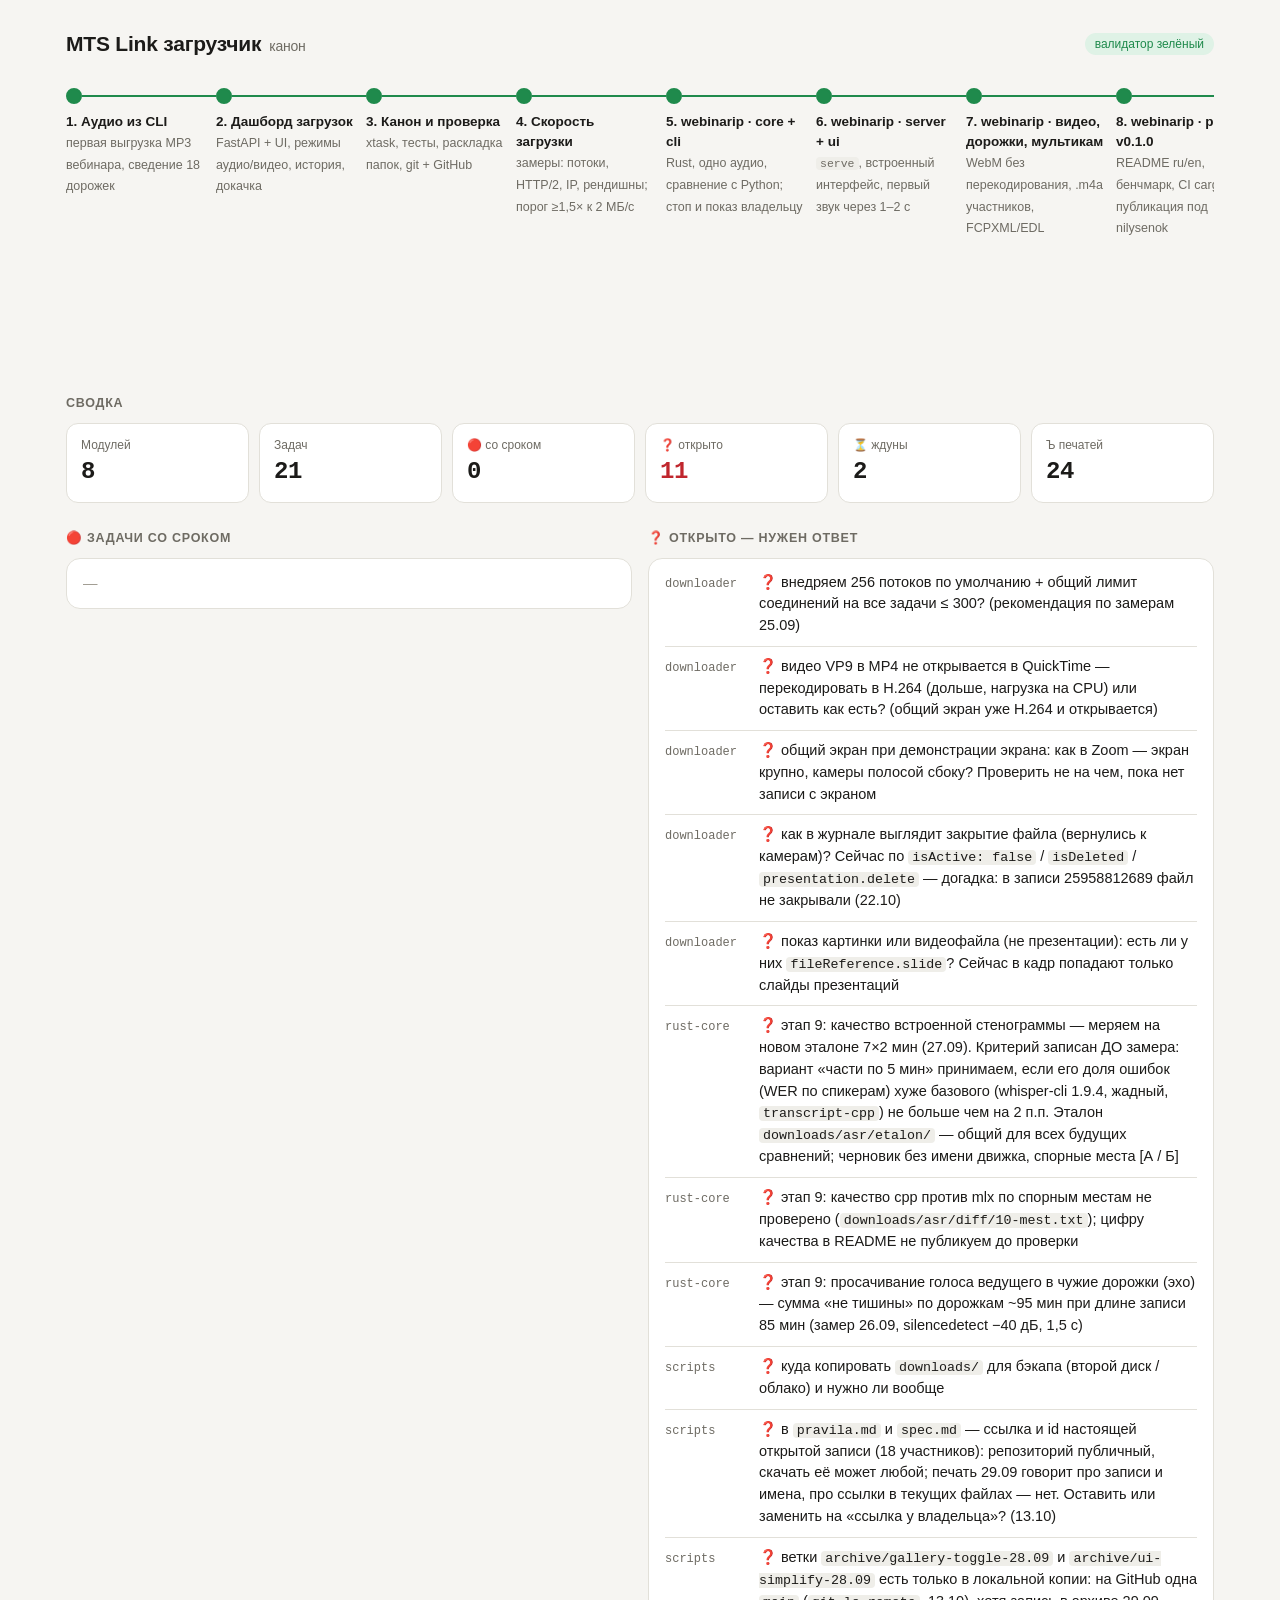
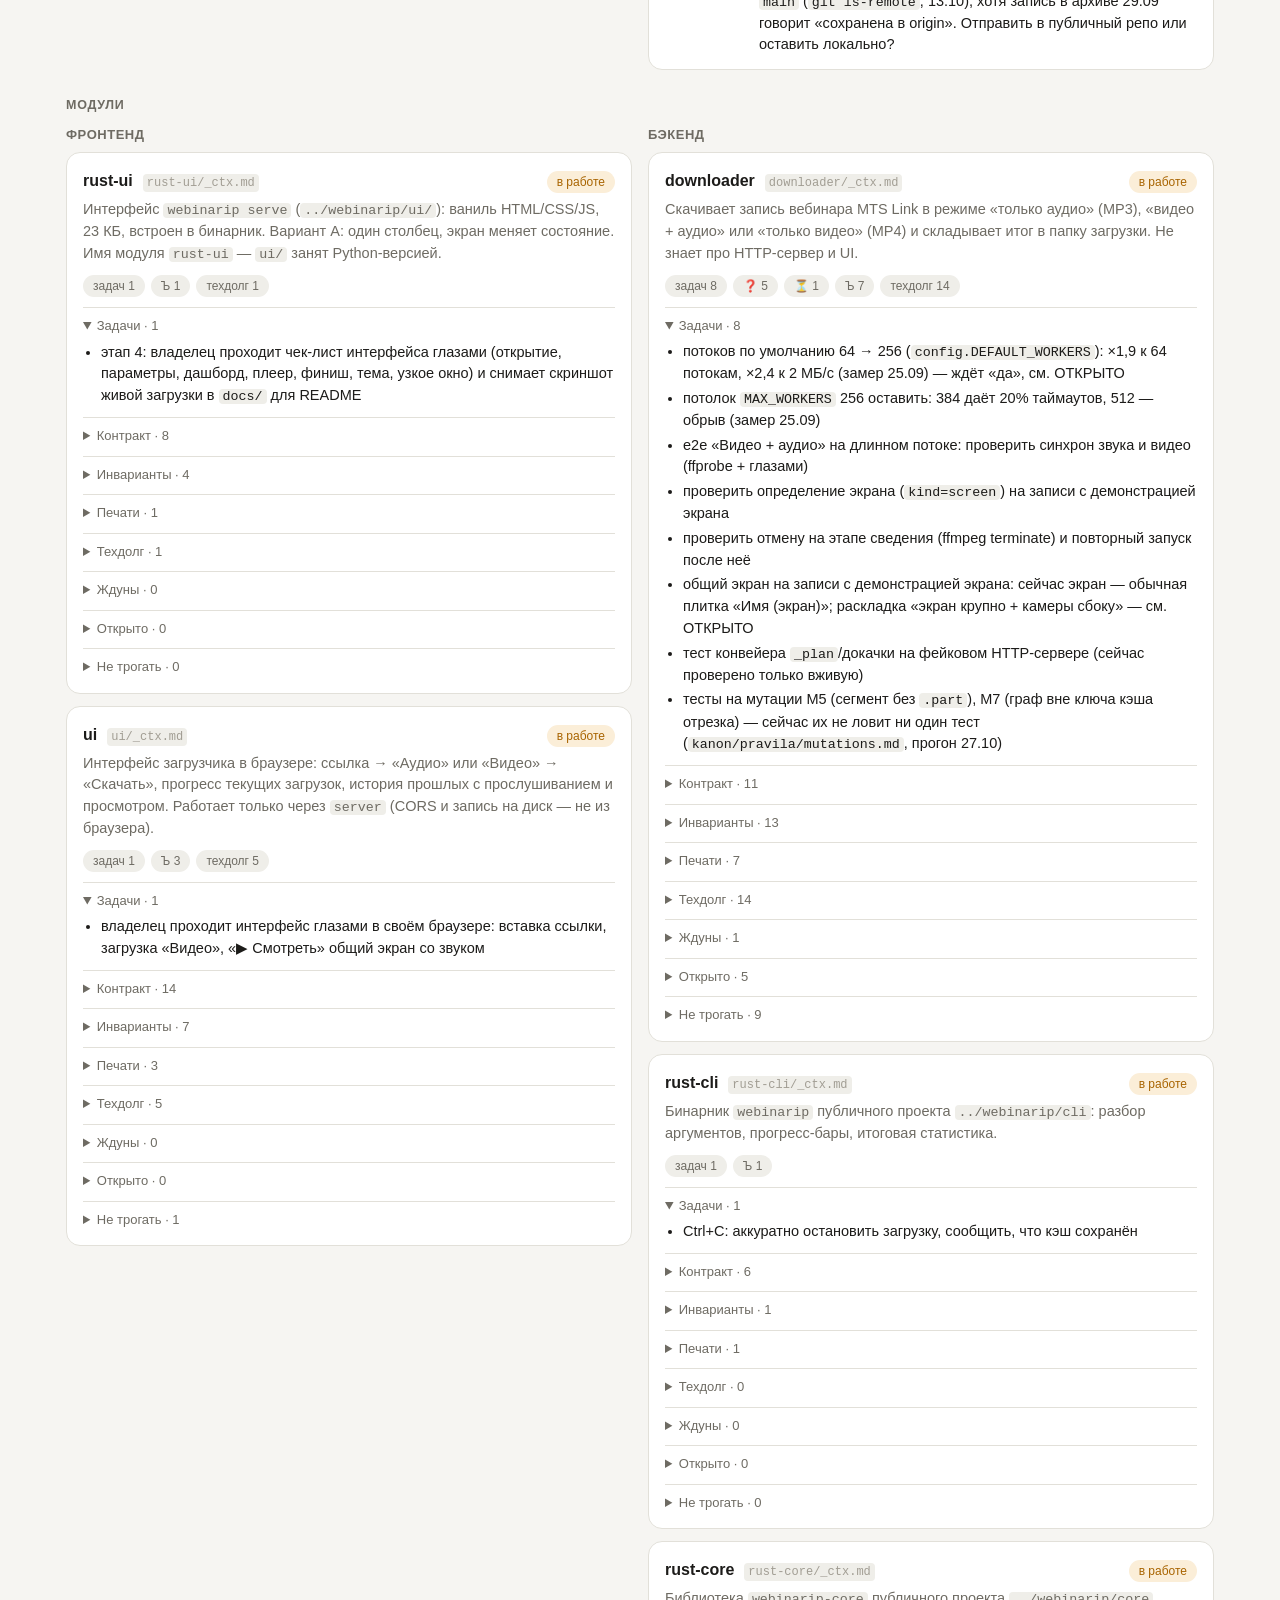
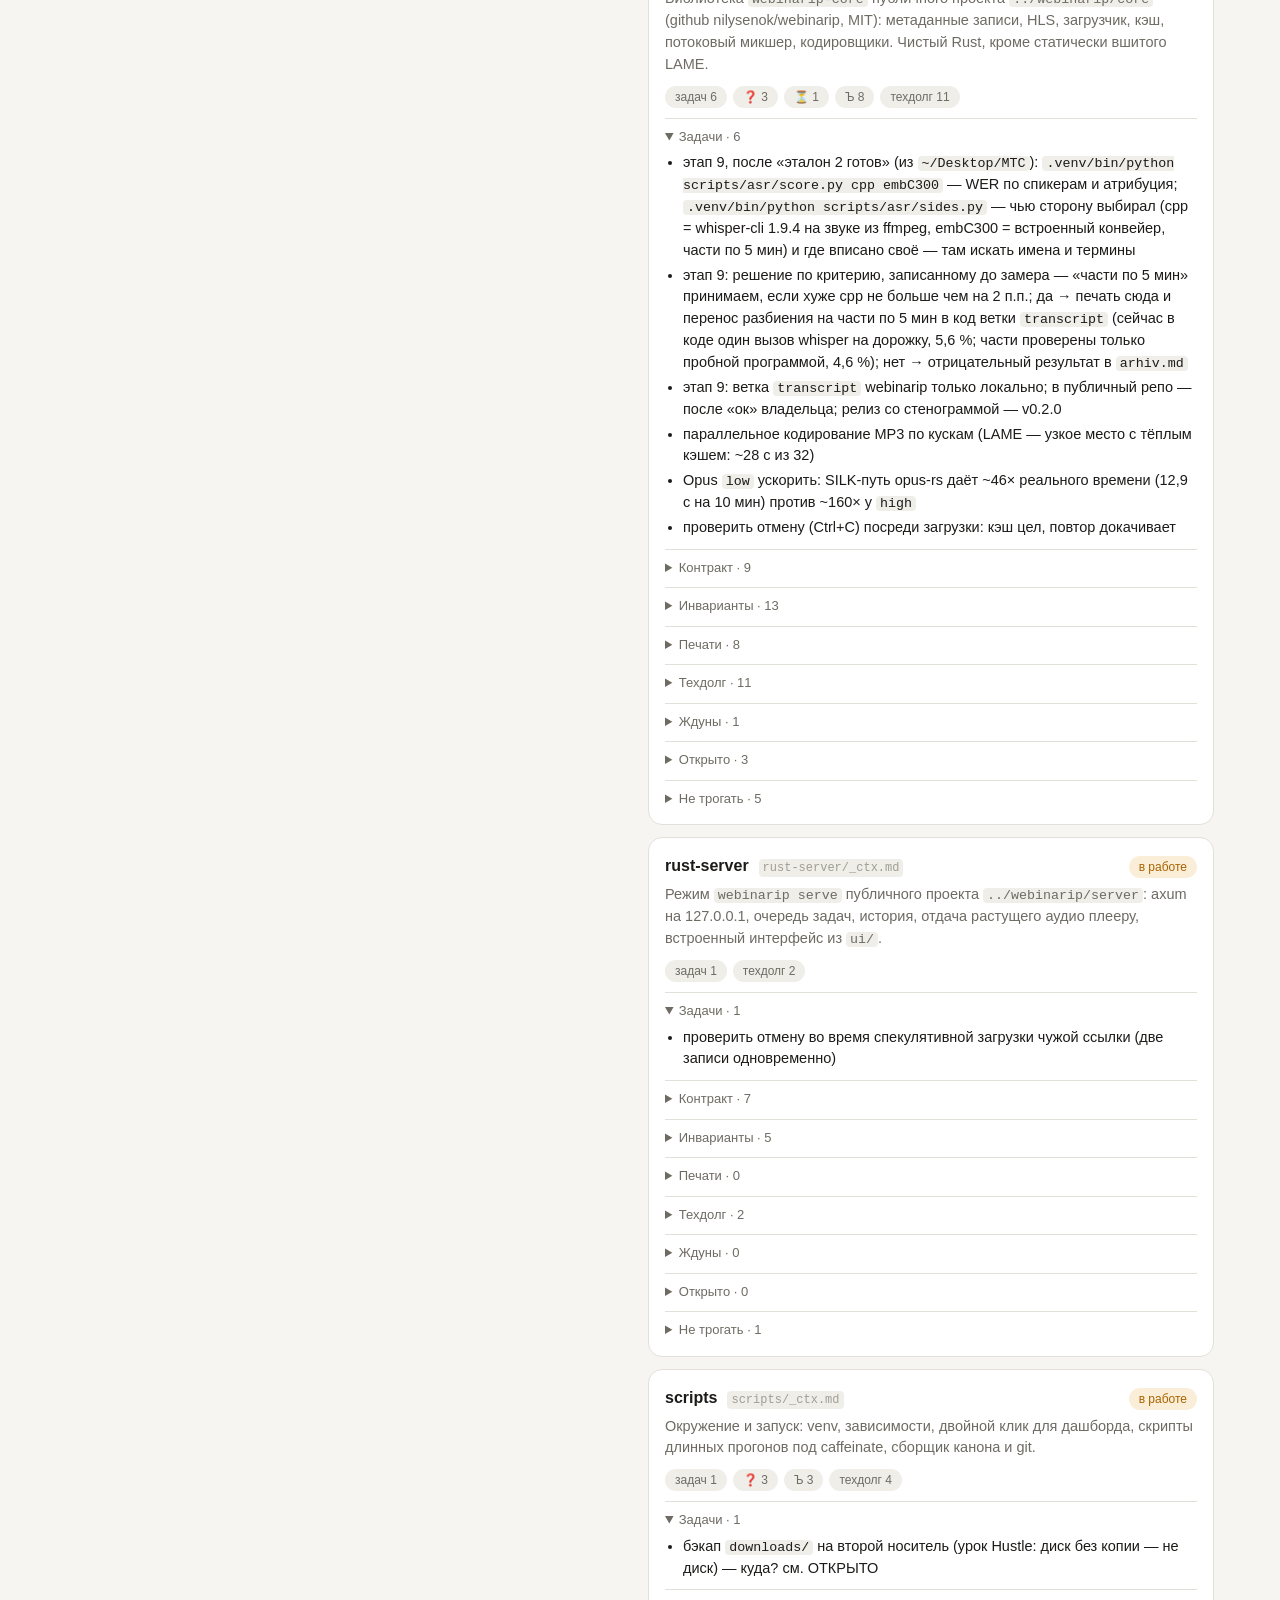
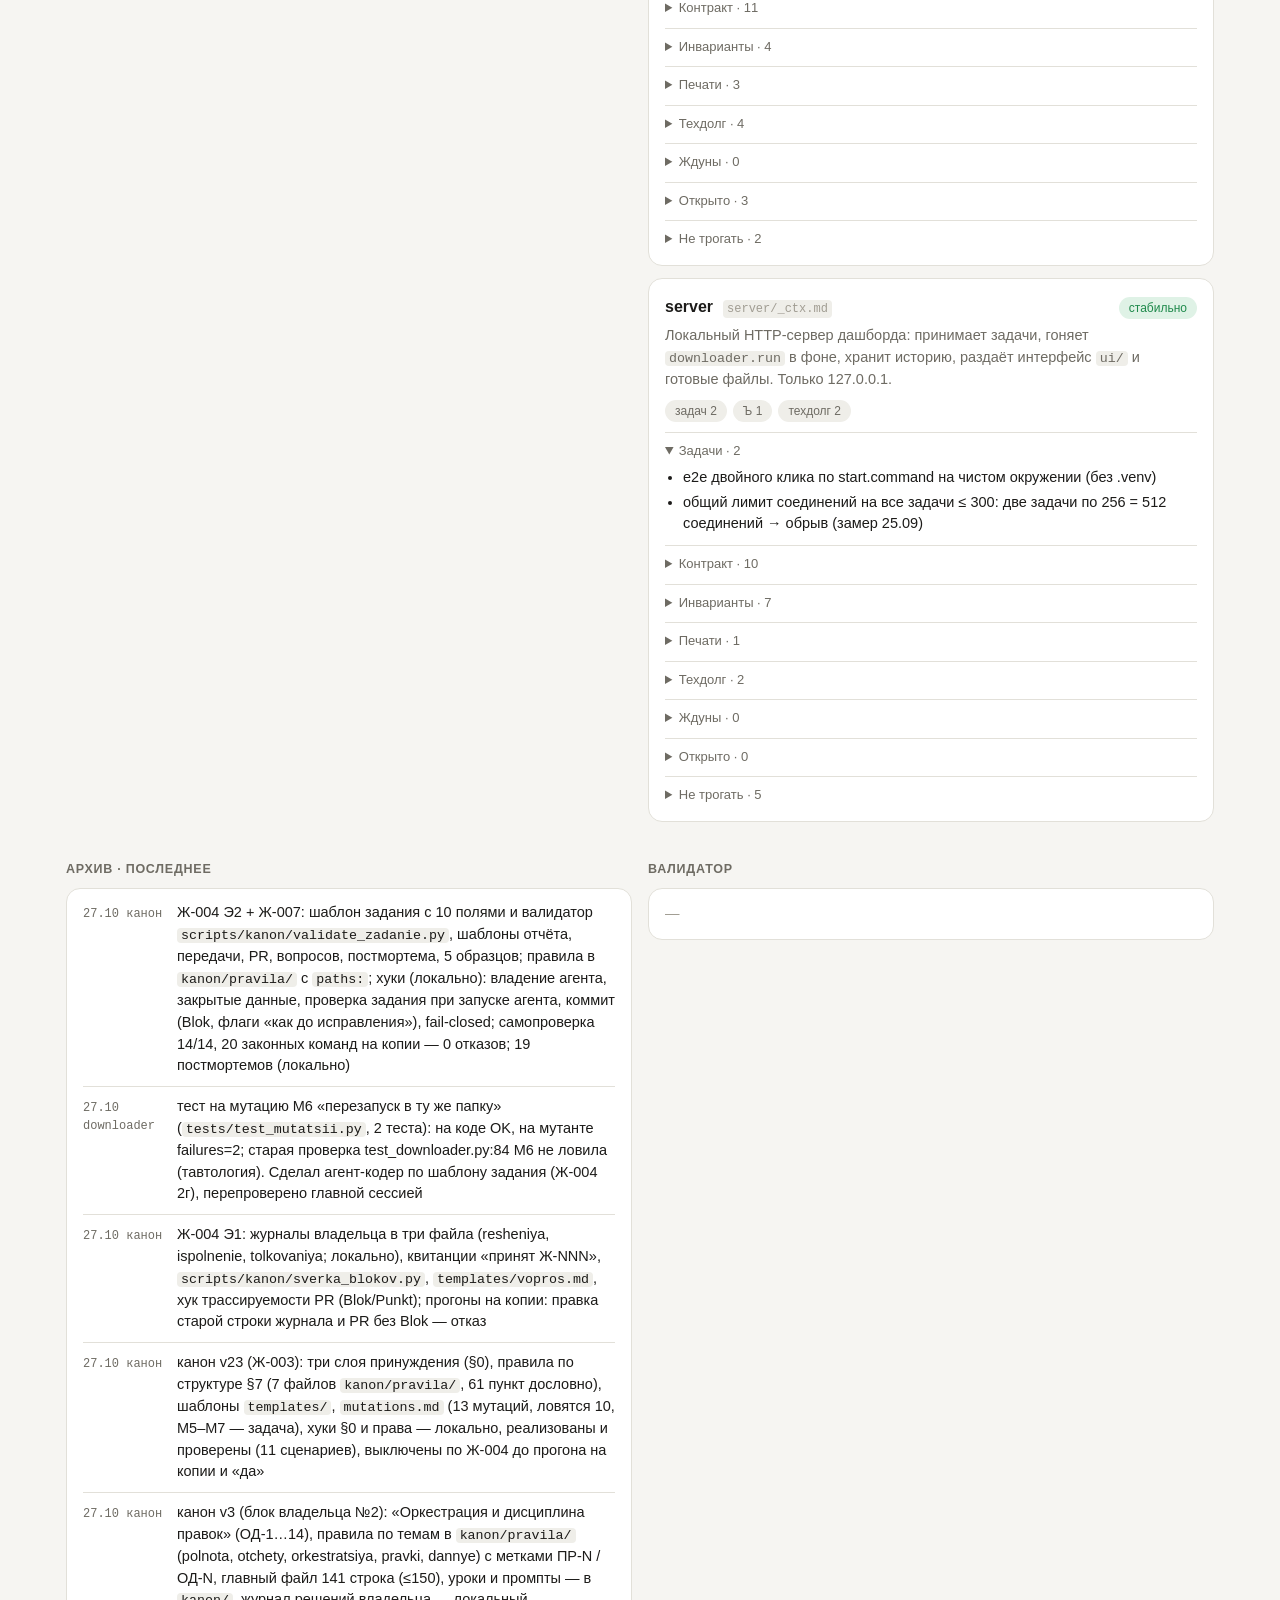
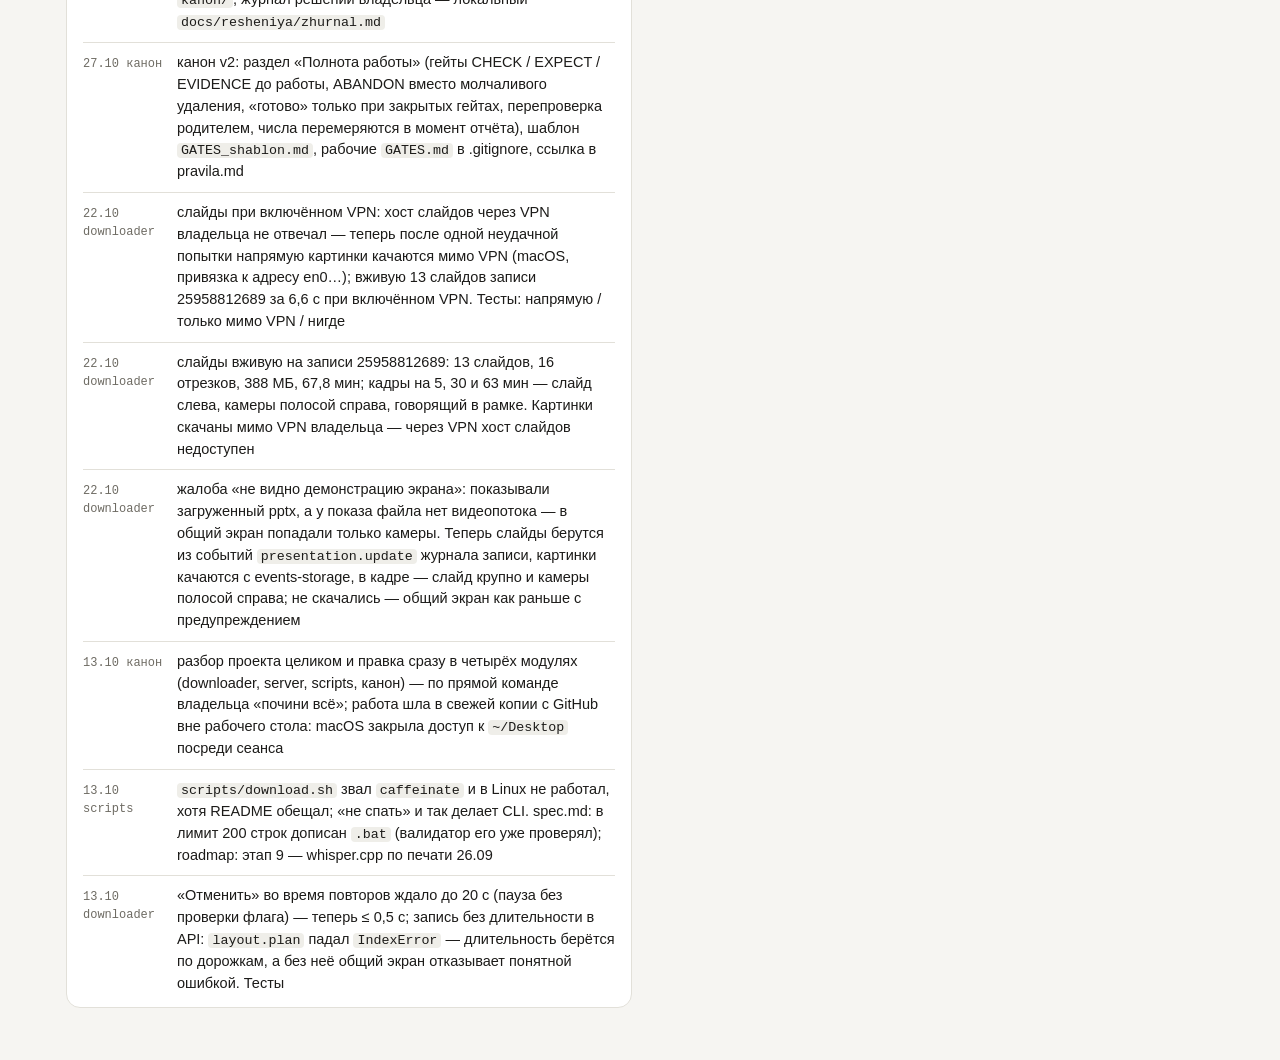
<file: dashboard.html>
<!doctype html>
<html lang="ru">
<head>
<meta charset="utf-8">
<meta name="viewport" content="width=device-width, initial-scale=1">
<title>Канон проекта</title>
<!-- Собирается `python xtask.py` из md. Руками не править: правим _ctx.md и пересобираем. -->
<style>
:root { --bg:#f6f5f2; --surface:#fff; --surface-2:#efeee9; --border:#e2e0d9; --text:#1c1b19; --muted:#6e6b63; --faint:#a19d93;
  --accent:#e3262f; --accent-soft:#fbe3e4; --ok:#1f8a4c; --ok-soft:#dff2e6; --warn:#a86400; --warn-soft:#fbeed8; --err:#c0262d; --err-soft:#fbe3e4;
  --mono:ui-monospace,"SF Mono",Menlo,monospace; }
@media (prefers-color-scheme: dark) { :root:not([data-theme="light"]) { --bg:#131312; --surface:#1c1c1a; --surface-2:#262624; --border:#30302d;
  --text:#efede8; --muted:#9c9990; --faint:#6b6861; --accent:#ff4b53; --accent-soft:#3a1c1e; --ok:#4cc47f; --ok-soft:#173424;
  --warn:#e0a043; --warn-soft:#3a2c14; --err:#ff6b70; --err-soft:#3a1c1e; } }
:root[data-theme="dark"] { --bg:#131312; --surface:#1c1c1a; --surface-2:#262624; --border:#30302d; --text:#efede8; --muted:#9c9990; --faint:#6b6861;
  --accent:#ff4b53; --accent-soft:#3a1c1e; --ok:#4cc47f; --ok-soft:#173424; --warn:#e0a043; --warn-soft:#3a2c14; --err:#ff6b70; --err-soft:#3a1c1e; }
* { box-sizing:border-box; } html,body { margin:0; }
body { background:var(--bg); color:var(--text); font:14.5px/1.5 -apple-system,BlinkMacSystemFont,"Segoe UI",sans-serif; -webkit-font-smoothing:antialiased; }
.wrap { max-width:1180px; margin:0 auto; padding:28px 16px 64px; }
header { display:flex; gap:12px; align-items:center; flex-wrap:wrap; }
h1 { font-size:21px; margin:0; letter-spacing:-.01em; } h1 small { color:var(--muted); font-weight:500; font-size:14px; margin-left:8px; }
.pill { font-size:12px; padding:2px 10px; border-radius:99px; background:var(--surface-2); color:var(--muted); white-space:nowrap; }
.pill.ok { background:var(--ok-soft); color:var(--ok); } .pill.err { background:var(--err-soft); color:var(--err); } .pill.warn { background:var(--warn-soft); color:var(--warn); }
.spacer { flex:1; }
h2 { font-size:12.5px; text-transform:uppercase; letter-spacing:.06em; color:var(--muted); margin:26px 0 10px; font-weight:600; }
.stepper { display:flex; gap:0; margin-top:18px; overflow-x:auto; }
.st { flex:1; min-width:150px; padding:10px 12px 0 0; position:relative; }
.st::before { content:""; position:absolute; top:17px; left:16px; right:0; height:2px; background:var(--border); }
.st:last-child::before { display:none; }
.st .dot { width:16px; height:16px; border-radius:50%; background:var(--surface); border:2px solid var(--border); position:relative; z-index:1; }
.st.готово .dot { background:var(--ok); border-color:var(--ok); } .st.готово::before { background:var(--ok); }
.st.сейчас .dot { background:var(--accent); border-color:var(--accent); box-shadow:0 0 0 4px var(--accent-soft); }
.st b { display:block; font-size:13.5px; margin-top:8px; } .st span { font-size:12.5px; color:var(--muted); }
.st.далее b { color:var(--muted); font-weight:500; }
.tiles { display:grid; grid-template-columns:repeat(6,1fr); gap:10px; }
.tile { background:var(--surface); border:1px solid var(--border); border-radius:12px; padding:12px 14px; }
.tile .k { font-size:12px; color:var(--muted); } .tile .v { font-size:24px; font-weight:650; font-family:var(--mono); letter-spacing:-.02em; }
.tile.hot .v { color:var(--err); }
.layers { display:grid; grid-template-columns:1fr 1fr; gap:16px; }
.layer h3 { font-size:13px; margin:0 0 8px; color:var(--muted); letter-spacing:.04em; }
.mod { background:var(--surface); border:1px solid var(--border); border-radius:14px; padding:16px; margin-bottom:12px; }
.mod-head { display:flex; gap:10px; align-items:baseline; flex-wrap:wrap; } .mod-head b { font-size:16px; }
.mod-head code { font-family:var(--mono); font-size:12px; color:var(--faint); }
.st-стабильно { background:var(--ok-soft); color:var(--ok); } .st-чинится { background:var(--err-soft); color:var(--err); }
.st-в-работе { background:var(--warn-soft); color:var(--warn); }
.purpose { color:var(--muted); margin:6px 0 10px; }
.counts { display:flex; gap:6px; flex-wrap:wrap; }
details { border-top:1px solid var(--border); margin-top:10px; padding-top:8px; }
summary { cursor:pointer; font-size:13px; color:var(--muted); user-select:none; }
ul { margin:6px 0 0; padding-left:18px; } li { margin:3px 0; }
code { font-family:var(--mono); font-size:.92em; background:var(--surface-2); padding:0 4px; border-radius:4px; }
.due { font-family:var(--mono); font-size:12px; padding:0 6px; border-radius:6px; background:var(--surface-2); margin-right:6px; }
.due.late { background:var(--err-soft); color:var(--err); }
.list { background:var(--surface); border:1px solid var(--border); border-radius:14px; padding:4px 16px; }
.row { display:flex; gap:10px; padding:9px 0; border-bottom:1px solid var(--border); align-items:baseline; }
.row:last-child { border-bottom:0; }
.row .m { font-family:var(--mono); font-size:12px; color:var(--muted); min-width:84px; }
.empty { color:var(--faint); padding:10px 0; }
.two { display:grid; grid-template-columns:1fr 1fr; gap:16px; }
.msg.err { color:var(--err); } .msg.warn { color:var(--warn); }
@media (max-width:820px) { .tiles { grid-template-columns:repeat(3,1fr); } .layers, .two { grid-template-columns:1fr; } }
</style>
</head>
<body>
<div class="wrap" id="app"></div>
<script>
const DATA = {"project": "MTS Link загрузчик", "stages": [{"n": 1, "state": "готово", "title": "Аудио из CLI", "desc": "первая выгрузка MP3 вебинара, сведение 18 дорожек"}, {"n": 2, "state": "готово", "title": "Дашборд загрузок", "desc": "FastAPI + UI, режимы аудио/видео, история, докачка"}, {"n": 3, "state": "готово", "title": "Канон и проверка", "desc": "xtask, тесты, раскладка папок, git + GitHub"}, {"n": 4, "state": "готово", "title": "Скорость загрузки", "desc": "замеры: потоки, HTTP/2, IP, рендишны; порог ≥1,5× к 2 МБ/с"}, {"n": 5, "state": "готово", "title": "webinarip · core + cli", "desc": "Rust, одно аудио, сравнение с Python; стоп и показ владельцу"}, {"n": 6, "state": "готово", "title": "webinarip · server + ui", "desc": "`serve`, встроенный интерфейс, первый звук через 1–2 с"}, {"n": 7, "state": "готово", "title": "webinarip · видео, дорожки, мультикам", "desc": "WebM без перекодирования, .m4a участников, FCPXML/EDL"}, {"n": 8, "state": "готово", "title": "webinarip · релиз v0.1.0", "desc": "README ru/en, бенчмарк, CI cargo-dist, публикация под nilysenok"}, {"n": 9, "state": "сейчас", "title": "webinarip · стенограмма с именами спикеров", "desc": "каждая дорожка = человек, whisper.cpp (печать 26.09; в плане был mlx-whisper); сначала разведка и план с критерием остановки; в тестах и README только демо-имена"}], "modules": [{"name": "downloader", "dir": "downloader", "layer": "БЭКЕНД", "purpose": "Скачивает запись вебинара MTS Link в режиме «только аудио» (MP3), «видео + аудио» или «только видео» (MP4) и складывает итог в папку загрузки. Не знает про HTTP-сервер и UI.", "contract": ["- всё, что зависит от ОС, — в `osdeps.py`: `font()` (шрифт с кириллицей: Arial / Arial·Segoe UI / DejaVu·Liberation·Noto, иначе `fc-match`; нет — общий экран без подписей), `filter_path()` (путь для фильтра ffmpeg, `C\\:` экранирован), `Awake` (не спать: caffeinate / SetThreadExecutionState / systemd-inhibit), `reveal()` (Finder / Проводник / xdg-open), `utf8_console()` (вывод в UTF-8 — зовут сервер и CLI при старте)", "- `Job(url, mode, quality, streams, workers, gallery=True)` + `await run(job)` — выполняет задачу; наружу не бросает, итог в `job.status / error / outputs / log`", "- статусы: `queued → meta → download → mix → mux → done | error | cancelled | interrupted`", "- `await analyze(client, url)` → `{sid, title, date, duration, tracks}`; у дорожки `variants`, `has_audio`, `kind`; в `variants` только потоки, где init-сегмент содержит видео, размер — настоящий из `tkhd` (`boxes.video_size`)", "- в режимах с видео итог — один файл `<название> — общий экран.mp4` (отдельные видео каждого — только с `gallery=False` / `--no-gallery`): живая раскладка как в Zoom — в кадре те, у кого сейчас камера, и те, кто говорил за последние 20 с (появляется за 1 с до речи); говорящий — в зелёной рамке, без камеры — тёмная плитка с крупным именем, никого — заставка с названием; сетка по числу людей, до 3×3, порядок по первому появлению, состав держится ≥ 10 с; звук — общий микс (в «Только видео» тоже; отдельные файлы при `--no-gallery` в «Только видео» без звука); H.264 VideoToolbox `-q:v 50`", "- общий экран по модулям: `speech.py` (речь: громкость дорожки > −40 дБ по окнам 0,5 с, паузы ≤ 1,5 с склеены, всплески < 1 с выброшены) → `layout.py` (отрезки с постоянным составом, чистая логика) → `tiles.py` (граф отрезка) → `gallery.py` (отрезки по 3 параллельно, `seg_NNNN_<хеш>.mp4` не пересобираются, склейка concat + звук)", "- показ файла (презентации): видеопотока нет — `slides.parse(eventLogs)` берёт из событий `presentation.*` картинку текущего слайда (`fileReference.slide.url`) и держит её до следующего события → `job.slides` [(с, по, url)]; `slides.load` качает картинки (хост `events-storage.webinar.ru`) в `gallery/slides/<хеш>.png`, уменьшая до 1280×720; пока слайд на экране — он крупно слева, камеры полосой 320 px справа (до 4 в столбец), без людей — слайд на весь кадр; отрезки режутся по сменам слайдов (`layout.with_slides`); хост не ответил напрямую с одной попытки — следующая попытка мимо VPN, с адреса основной сети (`osdeps.direct_addresses`, в журнале задачи строка «Слайды — мимо VPN»); не скачался первый слайд и так — предупреждение и общий экран без слайдов; готовые картинки при перезапуске сеть не трогают", "- `job_folder(job)` → `downloads/ГГГГ-ММ-ДД_ЧЧММ <название>/`, промежуточные — `job.work` = `…/_work/`", "- `job.cancel = True` — мягкая отмена: воркеры и ffmpeg останавливаются, сегменты остаются", "- CLI: `.venv/bin/python -m downloader.cli <ссылка> [--mode audio|av|video] [--quality best|480] [--workers 64] [--no-gallery]`", "- вход API MTS Link: `GET /api/eventsessions/<id>/record?withoutCuts=false` (открытые записи — без авторизации)"], "status": "в работе", "invariants": ["подписи на общем экране — только если в ffmpeg есть `drawtext` (`osdeps.has_filter`): Homebrew-ffmpeg 8+ собран без него, и общий экран падал целиком `No such filter: 'drawtext'` (найдено CI на macOS 29.09); без фильтра — видео без имён", "качаются только нужные HLS-рендишны (аудио `a1/…`, видео — вариант по качеству); mp4 целиком не качается", "сегмент пишется через `.part` + rename — недокачанный файл никогда не лежит под финальным именем", "перезапуск той же задачи не качает сегменты, уже лежащие в `_work/`", "видео не перекодируется (`-c copy`); в режиме av звук — кусок общего микса с `relativeTime` потока", "ffmpeg пишет во временный `*.part.*`; при сбое/отмене он удаляется", "`run()` никогда не бросает исключений наружу", "видео или нет — только по init-сегменту (`hdlr` = `vide`), не по RESOLUTION из master; при склейке поток без видео пропускается с предупреждением, задача не падает", "stderr ffmpeg читается параллельно с прогрессом — полный канал stderr останавливает ffmpeg", "`run()` первым делом поднимает мягкий лимит открытых файлов до 10240 (`limits.py`): из Finder/Терминала macOS даёт 256, а 256 потоков = 256 сокетов + 256 `.part`; не хватает — предупреждение в логе задачи", "граф фильтров отрезка общего экрана ffmpeg читает из файла `_work/gallery/seg_NNNN.graph` (`osdeps.graph_option`: с ffmpeg 7 — `-/filter_complex`, раньше — `-filter_complex_script`), не из аргумента: рамки говорящих на длинной записи — десятки КБ, а командная строка Windows — 32 767 символов (13.10)", "пауза перед повтором запроса (`hls._pause`) проверяет отмену каждые 0,5 с — «Отменить» не ждёт до 20 с (13.10)", "длительность записи: из API, а если там пусто — по концу самой поздней дорожки; без длительности общий экран отказывает понятной ошибкой, а не `IndexError` (13.10)"], "tasks": [{"red": false, "due": "", "text": "потоков по умолчанию 64 → 256 (`config.DEFAULT_WORKERS`): ×1,9 к 64 потокам, ×2,4 к 2 МБ/с (замер 25.09) — ждёт «да», см. ОТКРЫТО"}, {"red": false, "due": "", "text": "потолок `MAX_WORKERS` 256 оставить: 384 даёт 20% таймаутов, 512 — обрыв (замер 25.09)"}, {"red": false, "due": "", "text": "e2e «Видео + аудио» на длинном потоке: проверить синхрон звука и видео (ffprobe + глазами)"}, {"red": false, "due": "", "text": "проверить определение экрана (`kind=screen`) на записи с демонстрацией экрана"}, {"red": false, "due": "", "text": "проверить отмену на этапе сведения (ffmpeg terminate) и повторный запуск после неё"}, {"red": false, "due": "", "text": "общий экран на записи с демонстрацией экрана: сейчас экран — обычная плитка «Имя (экран)»; раскладка «экран крупно + камеры сбоку» — см. ОТКРЫТО"}, {"red": false, "due": "", "text": "тест конвейера `_plan`/докачки на фейковом HTTP-сервере (сейчас проверено только вживую)"}, {"red": false, "due": "", "text": "тесты на мутации M5 (сегмент без `.part`), M7 (граф вне ключа кэша отрезка) — сейчас их не ловит ни один тест (`kanon/pravila/mutations.md`, прогон 27.10)"}], "debt": ["Windows и Linux проверяются только в GitHub Actions (тесты + запуск start.bat / start.sh с нуля); вживую на них загрузку настоящей записи не гоняли (29.09)", "определение экрана — эвристика по модулю `screensharing*` в eventLogs; в тестовой записи экрана не было, проверить не на чем", "RESOLUTION в master-плейлисте врёт (640×480 у всех, реально 320×180 / 480×270 / 640×360 / 1280×720, и 640×480 у дорожек без камеры): разбор записи делает 2 лишних запроса на дорожку (плейлист + init), 4,5–6 с вместо ~1 с (28.09)", "общий экран: если камера человека шлёт чёрные кадры (ИФР: участник в первые минуты, тестовая запись: другой на 55-й), плитка чёрная с именем внизу, а не «без камеры» с крупным именем — чёрное не распознаём: проход blackdetect (1 кадр/с, 320×180) на ИФР — 204 с, «только ключевые кадры» — 171 с (у VP9 MTS Link ключевой почти каждый кадр), VideoToolbox VP9 не декодирует; критерий «≤ 2 мин» не выполнен (замер 29.09). Сама детекция точна: камера участника 0:11–2:30 и 2:49–6:39", "общий экран: речь — по порогу громкости своей дорожки; громкий шум у молчащего человека тоже выведет его в кадр (порог выбран по замеру 28.09, на 2 записях)", "общий экран перекодируется: ~28× реального времени (105 мин за 3 мин 45 с, M2 Max, 28.09), грузит CPU; в `ui/` не отключается (Ъ ui 28.09) — только `--no-gallery` в CLI", "обход VPN для слайдов — только macOS (`osdeps.direct_addresses`: маршрут по умолчанию через utun/ppp/ipsec → адреса en0…en7); в Windows и Linux при VPN, который не пускает к хосту слайдов, общий экран соберётся без них", "если в отрезке общего экрана Python бросает ошибку, пока ffmpeg соседних отрезков работает, `asyncio.run` (CLI, тесты) виснет на отмене задач вместо ошибки (найдено 22.10 на делении на ноль в `tiles.graph`; в сервере gather не отменяет соседей — не виснет)", "ретраи: 6 попыток с паузой до 20 с; при 403/404 — сразу ошибка. Порог подобран без замеров потерь", "`_work/` занимает ~2× аудио (917 МБ на запись 24554640907, 25.09): сегменты + склеенные `a.mp4`; сегменты нужны для докачки, чистится кнопкой «Удалить промежуточные»", "RAM процесса растёт с числом потоков: 120 МБ на 64, 310 МБ на 256 (замер 25.09) — терпимо, но держать в уме", "скорость упирается в канал пользователя: на 256–320 потоках 5,0–5,5 МБ/с при потолке канала 4,8–6,1 МБ/с на одно соединение к Cloudflare (замер 25.09); выше не прыгнуть без другого канала", "`bytes_total_est` — оценка по среднему размеру сегмента, точного размера заранее нет (HEAD на тысячи сегментов дорого)", "граф из файла на Windows проверен только тестами CI (общий экран собирается), длинная запись с сотнями отрезков речи там вживую не гонялась (13.10)"], "seals": ["Ъ — загрузчик работает на macOS, Windows и Linux; платформенный код — только в `osdeps.py`, остальной код от ОС не зависит (29.09)", "Ъ — общий экран всех камер (как галерея Zoom) — по умолчанию в режимах с видео, со общим звуком; `--no-gallery` отключает (28.09)", "Ъ — с общим экраном в папке один видеофайл — общий экран со звуком; отдельные видео каждого только без общего экрана (29.09, владелец: «нужно одно видео общий экран»; отдельные файлы в «Только видео» беззвучны и путали)", "Ъ — запись = параллельные дорожки участников (18 в тестовой записи); склейка только сведением amix по relativeTime, concat нельзя (25.09)", "Ъ — в amix обязателен `normalize=0`, иначе итог тихий: amix делит громкость на число входов (25.09)", "Ъ — папка на каждую загрузку: `downloads/ГГГГ-ММ-ДД_ЧЧММ <название>/` по моменту загрузки, внутри итог и `_work/`; повтор той же записи не перезаписывает прошлую (25.09)", "Ъ — картинки слайдов, если хост не отвечает через VPN, качаются мимо VPN с адреса основной сети; только они, сегменты — как раньше (22.10, владелец: «слайды при VPN»; через VPN владельца хост слайдов не отвечал, мимо — 0,07 с)"], "waiting": ["⏳ владелец → запись с демонстрацией экрана для проверки `kind=screen` и общего экрана с демонстрацией, с 25.09"], "open": ["❓ внедряем 256 потоков по умолчанию + общий лимит соединений на все задачи ≤ 300? (рекомендация по замерам 25.09)", "❓ видео VP9 в MP4 не открывается в QuickTime — перекодировать в H.264 (дольше, нагрузка на CPU) или оставить как есть? (общий экран уже H.264 и открывается)", "❓ общий экран при демонстрации экрана: как в Zoom — экран крупно, камеры полосой сбоку? Проверить не на чем, пока нет записи с экраном", "❓ как в журнале выглядит закрытие файла (вернулись к камерам)? Сейчас по `isActive: false` / `isDeleted` / `presentation.delete` — догадка: в записи 25958812689 файл не закрывали (22.10)", "❓ показ картинки или видеофайла (не презентации): есть ли у них `fileReference.slide`? Сейчас в кадр попадают только слайды презентаций"], "dont_touch": ["число соединений к `events-delivery-records.webinar.ru` суммарно не выше ~320: на 384 — 20% таймаутов, на 512 — 85–88% ошибок (ConnectTimeout/ReadTimeout), скорость 0,4 МБ/с (замер 25.09, воспроизведено дважды)", "HTTP/2 не включать: 256 потоков по HTTP/2 = 0,65 МБ/с против 5,04 по HTTP/1.1 (замер 25.09) — все запросы идут через одно TCP-соединение", "`media.mix_filter`: `normalize=0` и `adelay=…:all=1` — без них тихий звук или сдвиг только левого канала", "`pipeline._drain`: запись сегмента через `.part` + `replace` — на этом держится докачка", "`gallery.render`: `-reinit_filter 0` перед каждым видеовходом — MTS Link меняет размер кадра внутри потока, без флага граф пересобирается на каждую смену, источники color начинают с нуля и сборка встаёт (ИФР, 28.09; тест `test_frame_size_change_inside_stream`)", "`pipeline.job_folder`: если `job.folder` уже задан, он возвращается как есть — иначе перезапуск уедет в новую папку и докачка сломается", "`limits.raise_open_files()` в начале `_run`: без него дашборд из `start.command` падает `[Errno 24] Too many open files` на первом сегменте при 256 потоках (29.09, воспроизведено: лимит 256 → ошибка, с подъёмом → 315 сегментов за 45 с; тест `test_limits.py`)", "`osdeps.utf8_console()` в начале `server.app` и `cli.main`, `PYTHONUTF8=1` в `start.bat`: без них в Windows при перенаправленном выводе (cp1252) сервер падал на первом print с кириллицей (CI 29.09; тест `test_osdeps`)", "`tiles._any_of`: условия рамки говорящего складываются деревом в скобках, не цепочкой `a+b+c+…` — FFmpeg с 8.1 не принимает выражение глубже 100 и падает «Cannot allocate memory», когда у человека больше 100 отрезков речи на отрезке (13.10, жалоба пользователя на записи ~169 мин; исходники FFmpeg `libavutil/eval.c`, коммит ed5040e6f; тесты `test_layout.BorderTest`, `test_gallery…test_border_with_hundreds_of_speech_spans`)"]}, {"name": "rust-cli", "dir": "rust-cli", "layer": "БЭКЕНД", "purpose": "Бинарник `webinarip` публичного проекта `../webinarip/cli`: разбор аргументов, прогресс-бары, итоговая статистика.", "contract": ["- `webinarip <ссылка> [--audio] [--from T] [--to T] [--tracks host,3,5] [--quality high|low] [--opus|--aac|--wav] [--out DIR] [--connections N≤256] [--session-id ID] [--cache-dir DIR] [--list]`", "- время: `75`, `01:15` (мм:сс, как в ffmpeg), `1:02:03`, `1h2m3s`", "- итог: путь, длительность, размер, время загрузки и сведения, p50/p99 сегмента, повторы, хеджи, 429", "- `WEBINARIP_TRACE=1` — строка прогресса в stderr раз в 5 с (для логов без терминала)", "- `--video` (WebM участников с общим звуком), `--both` (+ файл звука), `--separate` (.m4a участников), `--multicam` (FCPXML + EDL, включает --separate), `--mp4` (ffmpeg, предупреждение), `--video-height N`", "- без `--tracks` видео берётся у дорожек длиннее 30 с (переподключения по несколько секунд пропускаются)"], "status": "в работе", "invariants": ["код возврата 1 и одна строка `error: …` при любой ошибке"], "tasks": [{"red": false, "due": "", "text": "Ctrl+C: аккуратно остановить загрузку, сообщить, что кэш сохранён"}], "debt": [], "seals": ["Ъ — время в `--from/--to`: два числа = `мм:сс` (как ffmpeg и yt-dlp); для часов — `чч:мм:сс` или `1h20m` (25.09)"], "waiting": [], "open": [], "dont_touch": []}, {"name": "rust-core", "dir": "rust-core", "layer": "БЭКЕНД", "purpose": "Библиотека `webinarip-core` публичного проекта `../webinarip/core` (github nilysenok/webinarip, MIT): метаданные записи, HLS, загрузчик, кэш, потоковый микшер, кодировщики. Чистый Rust, кроме статически вшитого LAME.", "contract": ["- видео: `camera::has_video` при планировании читает init видеорендишна (кладёт в кэш) — видео только при `hdlr` = `vide`; порог 30 с без `--tracks` — по длине видеоплейлиста (`VideoPick.min_secs`), не по JSON; `video/` — `fmp4` (кадры с метками и ключевым флагом, размер из `tkhd`), `webm` (VP9 + Opus, кластеры с ключевого кадра, Cues), `patch` (сдвиг `tfdt`, длина в `mehd/mvhd`); `deliver` — видео, дорожки участников, `--mp4`; `export` — FCPXML (видео на дорожках 1…N, звук −1…) и EDL CMX3600", "- `job::produce(dl, opts, (rec, tracks), prog, cancel, on_start)` — общий путь CLI и serve: одно сведение → файл + Opus-пакеты для видео → видео, дорожки, мультикам", "- `Engine` (общий http + AIMD-лимит) → `Download` (загрузка в фоне; `restrict(from,to,slots)` выкидывает лишнее из очереди) → `Render::write_file` (сведение+кодирование, отмена флагом)", "- `job::run(Options, render_progress, on_download)` — то же для CLI одним вызовом", "- `job::fetch_record`, `record::{parse, select}` (`host`, номера из `--list`), `hls::{parse_master, parse_media}`", "- `Progress` — атомарные счётчики для CLI и будущего UI: этап, сегменты, байты, повторы, хеджи, 429, лимит, сведено мс, p50/p99, гистограмма", "- форматы: MP3 (LAME, по умолчанию), Opus в Ogg (opus-rs), AAC .m4a (AudioToolbox на macOS, иначе системный ffmpeg), WAV; качество `high` 48 кГц стерео, `low` 16 кГц моно", "- кэш: `~/Library/Caches/webinarip/<запись>/<дорожка>/a/NNNNN.m4s`; вывод: `<out>/ГГГГ-ММ-ДД_ЧЧММ <название>/<название>[ отрезок].<ext>`", "- session-id только из аргумента / `WEBINARIP_SESSION_ID`, живёт в памяти"], "status": "в работе", "invariants": ["видео или нет — только по init-сегменту (`fmp4::is_video`), не по RESOLUTION из master; `remux` отказывает init без видео (29.09, v0.1.2)", "видео не перекодируется: кадры VP9 копируются; `--mp4` — только системный ffmpeg и только по флагу", "видео качается после всего звука (rank = at + 1e7), чтобы первый звук не ждал тяжёлых сегментов", "`remux` и копия дорожек — в два прохода, в памяти один сегмент (пик 239 МБ на всю запись со всем, было 864)", "кадры пишутся в порядке декодирования; метки видео строго возрастают (WebM — миллисекунды)", "нет блокировки головы очереди: декодер сообщает, какой файл ждёт (`Gate::waited`); `rush.rs` раз в 25 мс дублирует его запрос (если старше ½ p50, до 2 дублей) или берёт вне очереди (если в очереди/на повторе) из резерва внутри потолка (256 = 248 + 8), а пока микшер ждёт дольше p50 — новые обычные запросы не стартуют («фокус»)", "ровно один засчитывает сегмент: состояния PENDING/FLIGHT/DONE, проигравший запрос снимается через Notify", "только HTTP/1.1: HTTP/2 в 7,7 раза медленнее (замер 25.09, Python-серия)", "сегменты качаются в порядке общей шкалы времени; повтор возвращается в очередь со своим приоритетом — иначе микшер стоит (найдено 25.09: один повтор в конце очереди = 100 с простоя сведения)", "сегмент пишется через `.part` + rename; наличие файла = сегмент целиком", "сведение = сумма (как amix normalize=0) + лимитер с упреждением 5 мс, потолок 0,95", "декодер читает дорожку как поток без перемотки и ждёт появления файлов — на этом держится сведение во время загрузки", "`record::select`, `timefmt::parse` — ошибки пользователю на английском, понятные без исходников"], "tasks": [{"red": false, "due": "", "text": "этап 9, после «эталон 2 готов» (из `~/Desktop/МТС`): `.venv/bin/python scripts/asr/score.py cpp embC300` — WER по спикерам и атрибуция; `.venv/bin/python scripts/asr/sides.py` — чью сторону выбирал (cpp = whisper-cli 1.9.4 на звуке из ffmpeg, embC300 = встроенный конвейер, части по 5 мин) и где вписано своё — там искать имена и термины"}, {"red": false, "due": "", "text": "этап 9: решение по критерию, записанному до замера — «части по 5 мин» принимаем, если хуже cpp не больше чем на 2 п.п.; да → печать сюда и перенос разбиения на части по 5 мин в код ветки `transcript` (сейчас в коде один вызов whisper на дорожку, 5,6 %; части проверены только пробной программой, 4,6 %); нет → отрицательный результат в `arhiv.md`"}, {"red": false, "due": "", "text": "этап 9: ветка `transcript` webinarip только локально; в публичный репо — после «ок» владельца; релиз со стенограммой — v0.2.0"}, {"red": false, "due": "", "text": "параллельное кодирование MP3 по кускам (LAME — узкое место с тёплым кэшем: ~28 с из 32)"}, {"red": false, "due": "", "text": "Opus `low` ускорить: SILK-путь opus-rs даёт ~46× реального времени (12,9 с на 10 мин) против ~160× у `high`"}, {"red": false, "due": "", "text": "проверить отмену (Ctrl+C) посреди загрузки: кэш цел, повтор докачивает"}], "debt": ["дорожки участников (.m4a) режутся по границам сегментов (~13 с): байты копируются без перекодирования; смещения в FCPXML/EDL это учитывают (`start`/source in)", "EDL — однодорожечный формат: все клипы подряд списком; полная мультикам-раскладка только в FCPXML", "ffmpeg на выводе в null пишет «non monotonically increasing dts» и для исходного fMP4 с сервера — свойство VFR-потока, не перепаковки (проверено 26.09)", "камеры в тестовой записи — 320×180 (SMALL), 25 fps; заявленное в плейлисте 640×480 не соответствует кадрам", "ожидание микшера на реальном сервере не опускается ниже ~1,5× p50: медленный объект медленный для всех запросов (замер 25.09: два дубля одного сегмента вернулись вместе с оригиналом через ~28 с); на моке с зависшим соединением — 1,1× медианы", "метрика «простой» зависит от способа: по файлу (Gate) 11,5–13,7 с = 1,5–1,9× p50 во всех 3 прогонах CLI; по отсутствию движения сведения в интерфейсе 11,1–17,6 с = 1,4–2,1× p50 (2 прогона, один на 2,09×)", "Opus: `use_cbr = true` обязателен — в VBR opus-rs игнорирует битрейт (24 кбит/с → 53–74 кбит/с, замер 25.09)", "частота дорожек только 48 кГц (иначе ошибка); ресемплинга входа нет — на реальных записях другой не встречалась", "AudioToolbox FFI написан вручную (без bindgen); проверен только на macOS arm64", "`--video-height` и имя папки кэша `v<высота>` — по RESOLUTION из master, а он врёт (640×480 у всех); при нескольких вариантах выбор неточен. Реальный размер файла — из `tkhd` (29.09)", "`--list` у сессии без `mediasession.update` показывает длину 0 (ИФР: камера «14:18 – 14:18», реально ~1,5 ч видео) — длина берётся из JSON записи (29.09)"], "seals": ["Ъ — качество по умолчанию «речь»: моно 48 кГц, MP3 64 кбит/с (Opus 32, AAC 64); стерео 128 и «расшифровка» 16 кГц — опциями `--quality high|low` (25.09)", "Ъ — «фокус» при ожидании микшера — поведение по умолчанию; `WEBINARIP_NO_RUSH=1` отключает дубли и фокус только для диагностики (25.09)", "Ъ — LAME с качеством 7 (`Quality::Ok`): 28,6 с против 38,6 с на q5 (замер 25.09), для речи на 128 кбит/с разницы не слышно (25.09)", "Ъ — жёсткий потолок 256 соединений (`HARD_CAP`), пользователь может только уменьшить; соблюдение 429: лимит ×0,5 + пауза Retry-After; «только для записей, к которым у вас есть права» — в коде и README (25.09)", "Ъ — форматы: MP3 по умолчанию (LAME статически), `--opus`, `--aac` (AudioToolbox / системный ffmpeg); видео — WebM по умолчанию, `--mp4` только через системный ffmpeg; отдельные дорожки — .m4a без перекодирования (25.09)", "Ъ — публичный проект без «MTS» в названии и без упоминаний ИИ; автор Nikita Lysenok; чистая история, канон в него не попадает (25.09)", "Ъ — распознавание речи (этап 9): whisper.cpp, модель large-v3-turbo; выбран по заранее записанному критерию скорости: 1,07× медленнее mlx-whisper < порога 1,5× (замер 26.09); встраивается в бинарник, 5 платформ, без Python (26.09)", "Ъ — видео у дорожки есть, только если в init видеорендишна `hdlr` = `vide`; дорожки с выключенной камерой в `--video` не попадают, без видео — подсказка в CLI (v0.1.2, 29.09)"], "waiting": ["⏳ Никита → слепой эталон A–G: выбрать варианты в «[x / y]» в `downloads/asr/etalon/{A..G}.txt` (слушать `.mp3`), сигнал — «эталон 2 готов» (с 27.09)"], "open": ["❓ этап 9: качество встроенной стенограммы — меряем на новом эталоне 7×2 мин (27.09). Критерий записан ДО замера: вариант «части по 5 мин» принимаем, если его доля ошибок (WER по спикерам) хуже базового (whisper-cli 1.9.4, жадный, `transcript-cpp`) не больше чем на 2 п.п. Эталон `downloads/asr/etalon/` — общий для всех будущих сравнений; черновик без имени движка, спорные места [А / Б]", "❓ этап 9: качество cpp против mlx по спорным местам не проверено (`downloads/asr/diff/10-mest.txt`); цифру качества в README не публикуем до проверки", "❓ этап 9: просачивание голоса ведущего в чужие дорожки (эхо) — сумма «не тишины» по дорожкам ~95 мин при длине записи 85 мин (замер 26.09, silencedetect −40 дБ, 1,5 с)"], "dont_touch": ["`decode.rs`: сдвиг позиций по `tfdt` первого фрагмента — symphonia его не учитывает, без сдвига `--from/--to` дают тишину", "`cache.rs`: уникальное временное имя в `write_atomic` — общий `.part` роняет загрузку при дублях сегмента", "`fetch.rs`: приоритетная очередь с исходным приоритетом при повторе — замена на «задача на сегмент + семафор» вернёт простой сведения", "`mix.rs`: `starts_at` у входа — без него микшер ждёт первую порцию дорожки, которая начинается через час, и встаёт", "`encode/aac.rs`: `BufferList` вложенной структурой — плоская раскладка ломает выравнивание указателя (AudioBufferList)"]}, {"name": "rust-server", "dir": "rust-server", "layer": "БЭКЕНД", "purpose": "Режим `webinarip serve` публичного проекта `../webinarip/server`: axum на 127.0.0.1, очередь задач, история, отдача растущего аудио плееру, встроенный интерфейс из `ui/`.", "contract": ["- `webinarip serve [--port 5040] [--out ~/Downloads/webinarip] [--no-open] [--cache-dir]`; порт занят → любой свободный", "- `POST /api/probe {link, session_id?}` → запись; сразу стартует спекулятивная загрузка всего аудио", "- `POST /api/jobs {links, session_id?, format, quality, from, to, tracks[]}` → `{ids}`; ссылки через пробел = пакет", "- `GET /api/state` → probe (с прогревом), текущая/последняя задача (этап, %, скорость, ETA, ×реального времени, дорожки, гистограмма, p50/p99), `queued`, история", "- `GET /api/jobs/{id}/audio` — растущий поток MP3/Opus во время сведения, после — файл потоком с Range (`files.rs`, `bytes=a-b | a- | -n`, 416 за концом)", "- `POST /api/jobs/{id}/cancel`, `POST /api/reveal {path}` (только пути, созданные приложением)", "- история: `<кэш>/history.json`, 50 записей, без session-id"], "status": "в работе", "invariants": ["слушать только 127.0.0.1", "один `Engine` на session-id: потолок 256 соединений общий для всех задач и спекулятивных загрузок", "задачи выполняются по одной, по порядку; «ещё N в очереди»", "при старте задачи загрузка урезается до её отрезка и дорожек (`Download::restrict`) — лишнее не качается", "session-id живёт только в памяти, в историю и логи не попадает"], "tasks": [{"red": false, "due": "", "text": "проверить отмену во время спекулятивной загрузки чужой ссылки (две записи одновременно)"}], "debt": ["`ui/` лежит вне крейта (`include_bytes!(\"../../ui/…\")`) — для `cargo publish` понадобится копия внутри крейта или build.rs", "проценты: пока идёт загрузка — по сегментам на диске, последние 3% — сведение"], "seals": [], "waiting": [], "open": [], "dont_touch": ["`view.rs`: один замок на оператор — два `lock()` одного мьютекса в одном выражении дают взаимоблокировку"]}, {"name": "rust-ui", "dir": "rust-ui", "layer": "ФРОНТЕНД", "purpose": "Интерфейс `webinarip serve` (`../webinarip/ui/`): ваниль HTML/CSS/JS, 23 КБ, встроен в бинарник. Вариант A: один столбец, экран меняет состояние. Имя модуля `rust-ui` — `ui/` занят Python-версией.", "contract": ["- файлы: `index.html`, `style.css`, `app.js` (события, опрос), `view.js` (отрисовка), `fmt.js` (форматы, API)", "- ожидание: крупное поле в фокусе, Enter — старт, режимы, «Параметры ▸» (формат, качество, отрезок, дорожки-чипы, session-id), «Недавние»", "- вставка ссылки → probe: название · длительность · дорожки · «прогрев N%»", "- режимы «видео» и «оба» активны; в «Параметрах ▸ Ещё»: дорожки участников, монтажный проект, MP4 (ffmpeg, медленно); итог «N файлов · размер»", "- качество: «речь · моно» (по умолчанию) | «стерео» | «для расшифровки · 16 кГц»; под гистограммой «ожидание ≤ N с» (простой микшера)", "- загрузка: шапка в одну строку, крупные цифры (МБ/с · осталось · %), на сведении «×N к реальному времени», степпер, тонкие полосы дорожек на шкале записи, плеер, гистограмма задержек p50/p99, «ещё N в очереди», «Отменить»", "- готово: «заняло · файл · 100%», «Показать в папке»", "- опрос `/api/state`: 0,5 с при работе, 2 с в покое"], "status": "в работе", "invariants": ["без фреймворков, сборщиков, веб-шрифтов и иконочных библиотек; всё ≤ 60 КБ до сжатия", "тёмная тема по умолчанию, светлая — по `prefers-color-scheme`", "один экран без прокрутки на 1280×800 и 390×844 (проверено скриншотами 25.09)", "любой текст с сервера — через `esc()`; session-id в localStorage не пишется"], "tasks": [{"red": false, "due": "", "text": "этап 4: владелец проходит чек-лист интерфейса глазами (открытие, параметры, дашборд, плеер, финиш, тема, узкое окно) и снимает скриншот живой загрузки в `docs/` для README"}], "debt": ["headless Chrome на macOS не сужает окно меньше ~500 px — мобильную вёрстку проверять через iframe 390 px"], "seals": ["Ъ — компоновка «вариант A»: один столбец, экран меняет состояние; очередь — строкой «ещё N в очереди» (25.09)"], "waiting": [], "open": [], "dont_touch": []}, {"name": "scripts", "dir": "scripts", "layer": "БЭКЕНД", "purpose": "Окружение и запуск: venv, зависимости, двойной клик для дашборда, скрипты длинных прогонов под caffeinate, сборщик канона и git.", "contract": ["- `start.command` ставит `ffmpeg-full` (Homebrew, keg-only, с drawtext) первым в PATH, если он установлен; README для macOS советует `brew install ffmpeg-full`", "- запуск: `start.command` (macOS, Finder), `start.bat` (Windows, Проводник; winget-подсказки, UTF-8 через chcp 65001), `start.sh` (Linux и macOS из терминала; apt/dnf-подсказки) — все создают `.venv`, ставят зависимости и открывают дашборд", "- `.gitattributes`: `*.bat` — CRLF, `*.sh` / `*.command` — LF; CI `.github/workflows/tests.yml`: тесты на macOS, Windows, Ubuntu + запуск start.bat / start.sh с нуля до ответа дашборда", "- `start.command` (корень) — двойной клик в Finder: найти рабочий Python 3.10+, создать `.venv`, поставить `requirements.txt`, поднять сервер, открыть браузер; если сервер уже жив — просто открыть", "- `scripts/download.sh <ссылка> [--mode …]` — короткая форма CLI-загрузки (macOS, Linux); «не спать» делает сам CLI (`osdeps.Awake`), `caffeinate` в скрипте убран — в Linux его нет (13.10)", "- `scripts/bench.py <ссылка> --secs 60 --workers 64,256 [--http2] [--ip A,B]` — замер скорости сегментов без записи на диск; `--http2` требует `pip install h2` (в requirements нет — HTTP/2 проигрывает)", "- `requirements.txt`: fastapi, uvicorn, httpx; внешняя зависимость — `ffmpeg`/`ffprobe` (Homebrew)", "- `xtask.py` + `tools/` — сборщик и валидатор канона; `tests/` — unittest", "- `scripts/kanon/` — скрипты канона v24 (`python -m scripts.kanon.<имя>`): `sverka_blokov` — блоки владельца без квитанции в `docs/resheniya/resheniya.md` (код 1, если есть); `validate_zadanie <файл>…` — десять полей задания агенту (код 1 при отказе; его же зовёт хук перед запуском агента); вывод — через `utf8_console()` (Windows cp1252, CI 27.10); тесты — `tests/test_kanon.py`", "- `scripts/asr/` — замер распознавания речи (этап 9): `setup.sh` (whisper-cpp, `.venv-asr` с mlx-whisper, модели в `~/.cache`) → `tracks.sh <ссылка>` → `vad.py` → `run_cpp.sh` / `run_mlx.py` → `merge.py cpp|mlx` → `score.py cpp mlx`; `etalon.py` и `diff10.py` не перезаписывают выверенное без `--force`; `etalon2.py cpp embC300` — слепой эталон 7×2 мин (27.09): черновик из двух движков, расхождения «[x / y]» в случайном порядке, ключ в `etalon/.key.json`; `score.py` не считает, пока в эталоне есть невыбранные скобки; всё одной строкой — `run_all.sh <ссылка>`", "- git: публичный GitHub `nilysenok/webinar-downloader` (origin, push после каждой сессии; старый адрес mts-link-downloader перенаправляется); в git не идут `.venv/`, `downloads/`, `tracks/`, `history.json`"], "status": "в работе", "invariants": ["Python для проекта — только `.venv/bin/python` (3.12); исключение — `.venv-asr/` только для mlx-whisper (тянет torch)", "модели и всё долгоживущее — в `~/.cache`, результаты — в `downloads/`; временная папка сессии — не хранилище", "настоящие стенограммы, звук и эталон — только в `downloads/asr/` (персональные данные); в тестах — только «Спикер N»", "всё, что должно выполниться без человека, — одной строкой в `scripts/*.sh`"], "tasks": [{"red": false, "due": "", "text": "бэкап `downloads/` на второй носитель (урок Hustle: диск без копии — не диск) — куда? см. ОТКРЫТО"}], "debt": ["клиент Hugging Face (`snapshot_download`) завис на 1,23 из 1,61 ГБ (26.09) — `setup.sh` качает через `curl -C -` с проверкой sha256", "Homebrew `python@3.13` 3.13.7 сломан: бинарник `python3.13` — пустой файл 0 байт, `python3` молча ничего не делает (25.09). Лечится `brew reinstall python@3.13`; проект живёт на 3.12, поэтому не чиним", "`caffeinate -i` не спасает от сна при закрытой крышке — крышку во время длинной загрузки не закрывать", "зависимости в `requirements.txt` без верхних границ: CI ставит свежие версии и может покраснеть без изменений в коде; starlette уже предупреждает, что `TestClient` поверх httpx устарел (13.10, fastapi 0.141 / starlette 1.7)"], "seals": ["Ъ — сборщик канона: `python xtask.py`, валидатор `python xtask.py --check` (вместо cargo xtask) (25.09)", "Ъ — репозиторий публичный, `nilysenok/webinar-downloader`, MIT, со всей историей: владелец выбрал открыть текущий, зная, что в старых коммитах имена участников, ссылки на записи и прежний файл правил; в текущих файлах имён нет (29.09)", "Ъ — в git не попадают записи, расшифровки, история загрузок и имена участников настоящих вебинаров: всё это в `downloads/` и `history.json` (в .gitignore); в тестах и снимках — только вымышленные (29.09)"], "waiting": [], "open": ["❓ куда копировать `downloads/` для бэкапа (второй диск / облако) и нужно ли вообще", "❓ в `pravila.md` и `spec.md` — ссылка и id настоящей открытой записи (18 участников): репозиторий публичный, скачать её может любой; печать 29.09 говорит про записи и имена, про ссылки в текущих файлах — нет. Оставить или заменить на «ссылка у владельца»? (13.10)", "❓ ветки `archive/gallery-toggle-28.09` и `archive/ui-simplify-28.09` есть только в локальной копии: на GitHub одна `main` (`git ls-remote`, 13.10), хотя запись в архиве 29.09 говорит «сохранена в origin». Отправить в публичный репо или оставить локально?"], "dont_touch": ["`start.command`: перебор `python3.12 → … → python3` с проверкой `print(...)` — голый `python3` на этой машине битый и молчит", "дашборд, поднятый из фонового процесса (не из своего окна Терминала), умирает вместе с ним (29.09: «Failed to fetch» в UI) — поднимать через `open start.command`, свой Терминал; лимит файлов там 256, его поднимает сам загрузчик"]}, {"name": "server", "dir": "server", "layer": "БЭКЕНД", "purpose": "Локальный HTTP-сервер дашборда: принимает задачи, гоняет `downloader.run` в фоне, хранит историю, раздаёт интерфейс `ui/` и готовые файлы. Только 127.0.0.1.", "contract": ["- «не спать» во время загрузок и «показать в папке» — через `downloader.osdeps` (Awake, reveal): одинаково на macOS, Windows, Linux", "- `history.json` читается и пишется в UTF-8 явно — в Windows по умолчанию cp1251 (29.09)", "- запуск: `.venv/bin/python -m server.app` (порт `PORT`, по умолчанию 8765)", "- `POST /api/analyze {url}` → запись и дорожки с вариантами видео (без URL рендишнов)", "- `POST /api/jobs {url, mode, quality, streams, workers}` → 201 + задача; всё, кроме `url`, необязательно; пустой `streams` — все камеры записи (28.09)", "- `GET /api/jobs` → задачи новые сверху; + `speed, eta, progress, bytes_total_est, work_size, outputs[].exists`", "- `POST /api/jobs/{id}/cancel | restart | reveal | clean`, `DELETE /api/jobs/{id}` (409 для активной)", "- `GET /files/{id}/{n}[?dl=1]` → n-й итоговый файл (Range поддерживается); номера вне списка — 404", "- `GET /` и статика — `ui/`", "- `history.json` в корне: список `Job.to_dict()`; автосохранение раз в 2 с, пока есть активные"], "status": "стабильно", "invariants": ["файлы интерфейса (всё, кроме `/api/` и `/files/`) отдаются с `Cache-Control: no-cache` — браузер сверяет их по ETag при каждом открытии (29.09)", "обработчики, запускающие задачи (`create`, `restart`), — `async def`", "после рестарта сервера активные задачи становятся `interrupted`, «Продолжить» докачивает", "«Удалить из истории» не удаляет файлы; «Удалить промежуточные» трогает только `_work/` внутри `downloads/`", "пока есть активная задача, живёт `caffeinate -i -w <pid сервера>`", "`local_only`: ответ только при `Host` = 127.0.0.1 / localhost / [::1] и только если `Origin` (когда он есть) — тот же; иначе 403 (13.10)", "`store.save()` — под замком `_saving`: её зовут и цикл событий, и поток автосохранения; `/files/{id}/{n}` — только существующий номер, 404 иначе (13.10)"], "tasks": [{"red": false, "due": "", "text": "e2e двойного клика по start.command на чистом окружении (без .venv)"}, {"red": false, "due": "", "text": "общий лимит соединений на все задачи ≤ 300: две задачи по 256 = 512 соединений → обрыв (замер 25.09)"}], "debt": ["состояние задач только в памяти процесса + history.json; при падении сервера теряется прогресс с момента последнего автосохранения (≤2 с)", "`GET /api/jobs` отдаёт полный журнал и дорожки каждой задачи на каждом опросе — пока история короткая, не мешает"], "seals": ["Ъ — сервер на FastAPI + uvicorn в том же .venv, UI опрашивает статус (без SSE) (25.09)"], "waiting": [], "open": [], "dont_touch": ["`app.mount(\"/\", StaticFiles…)` — строго последним, иначе перекроет `/api` и `/files`", "`store.launch`: `job.reset()` сохраняет `folder` — на этом держится перезапуск в ту же папку", "`fresh_ui` (middleware `Cache-Control: no-cache`): без него после обновления интерфейса браузер собирает страницу из старого CSS/JS в кэше и новой разметки — кнопки наезжают друг на друга (29.09, жалоба владельца; тест `test_server_api.FreshUi`)", "`local_only` (проверка `Host` и `Origin`): без неё чужой сайт через подмену DNS на 127.0.0.1 читает `/api/jobs` (названия, имена участников, пути) и качает `/files/`, а запросом без тела отменяет загрузки (13.10, воспроизведено: `Host: evil.example` → 200 со списком задач; тест `test_server_api.LocalOnly`)", "`store._saving` и `list(jobs.values())` в `save()`: без них поток автосохранения и цикл событий делят `history.tmp` — `FileNotFoundError` / «dictionary changed size», автосохранение молча умирало до перезапуска (13.10, под нагрузкой 151 ошибка на 150 запусков; тест `test_server_api.History`)"]}, {"name": "ui", "dir": "ui", "layer": "ФРОНТЕНД", "purpose": "Интерфейс загрузчика в браузере: ссылка → «Аудио» или «Видео» → «Скачать», прогресс текущих загрузок, история прошлых с прослушиванием и просмотром. Работает только через `server` (CORS и запись на диск — не из браузера).", "contract": ["- подписи по ОС (`util.js`): кнопка папки «В Finder» / «В проводнике» / «Открыть папку», подсказка «запустите start.command / start.bat / start.sh»; `fileName` режет путь и по «\\» (Windows)", "- `ui/index.html` + `style.css` (основа, форма, история, плеер) + `board.css` (карточка, подробности, шкала)", "- ES-модули без сборки: `app.js` (вход, опрос, действия), `form.js`, `board.js` (карточка загрузки), `more.js` (подробности: цифры, шкала участников, журнал), `history.js`, `player.js`, `util.js`, `icons.js` (единый набор иконок; в `index.html` — `<i data-icon>`, их подставляет `hydrate()`)", "- форма шлёт `POST /api/jobs {url, mode}`: mode = `audio | av`; камеры, качество, соединения — по умолчанию сервера", "- после вставки ссылки — сводка `POST /api/analyze`: название · длительность · участников · камер; отправка её не ждёт", "- карточка загрузки: %, этап словами, шаги, скорость / скачано / прошло, «Отменить» (с подтверждением); остальное — под кнопкой «Подробнее»", "- история: главное действие в строке («▶ Слушать» MP3, «▶ Смотреть» общий экран, «Продолжить» для прерванных), «В Finder»; файлы, «Скачать заново», «Удалить промежуточные», «Убрать из списка», «Журнал и цифры» — под кнопкой «Подробнее» (видна и на телефоне); статус (Ошибка / Прервано) — первым в строке под названием, не в конце названия (29.09)", "- плеер: MP3 — полоса внизу, общий экран (H.264) — окно поверх страницы, Esc закрывает", "- `favicon.svg` — фавиконка: красный (`--accent` #e3262f) скруглённый квадрат, белая стрелка «скачать» в лоток; SVG, читается и в 16 px; подключена в `<head>` (тест `tests/test_ui.py`)", "- опрос `GET /api/jobs`: 1 с при активных задачах, 3 с без них", "- кнопки — через `data-act` + `data-id` и один делегированный обработчик: cancel, restart, reveal, clean, delete, play", "- localStorage: только последний режим", "- «Подробнее» — кнопка с рамкой (в строке истории и в карточке загрузки), не серый текст: владелец не видел её (29.09); выбранный режим — кружок с галочкой справа; MP3 играет в плавающей карточке внизу", "- все дополнительные действия и техника — под «Подробнее»: в строке истории и в карточке загрузки одно и то же слово (29.09, владелец: «все допы в подробнее»)"], "status": "в работе", "invariants": ["сетка: отступы кратны 4; скругления `--r-lg` 16 / `--r-md` 12 / `--r-sm` 10; высоты `--h-field` 48, `--h-btn` 36, `--h-sm` 34, плитки `--tile` 40; поле строк и карточек `--pad-x` (20, на телефоне 16) — левый край карточки загрузки и плиток истории на одной вертикали, правые края кнопок/цифр тоже; раскрытая строка начинается под названием (29.09)", "иконки — только из `icons.js` (24×24, линия 2, скруглённые концы; «play» — заливкой); текстовые символы ▶ ↓ ✕ › вместо иконок запрещены — разная толщина и базовая линия в разных шрифтах (29.09, тест `test_ui.Icons`)", "красный — только действия и выбранное: «Скачать», главная кнопка строки, рамка и плитка выбранного режима; плитки записей в истории нейтральные (29.09)", "история перерисовывается только при изменении данных — клики и открытые «Подробнее» не сбиваются", "открытые `<details>` помнятся по ключу `data-log` = `<id>:more` / `<id>:log`", "любой текст с сервера — через `esc()`", "отправка не требует анализа записи ни в одном режиме"], "tasks": [{"red": false, "due": "", "text": "владелец проходит интерфейс глазами в своём браузере: вставка ссылки, загрузка «Видео», «▶ Смотреть» общий экран со звуком"}], "debt": ["снимки для публикаций — только на демо-данных (подмена `/api/jobs` в браузере, вымышленные названия и участники): в настоящей истории имена людей и пути владельца (29.09)", "проверка плеера в headless Chrome: видео со звуком встаёт на паузу через ~1 с — ограничение автозапуска без настоящего жеста; без звука играет ровно (16,8 с за 16 с), паузу ставит браузер, не код (трассировка `pause()`, 29.09)", "нет тестов JS; синтаксис проверен `node --input-type=module --check`, поведение — скриншотами headless Chrome (28.09)", "отдельные файлы камер (VP9, только при `--no-gallery`) встроенным плеером не открываются — только «скачать» / «В Finder»; «▶» есть у MP3 и общего экрана", "сводка о записи — тот же разбор, что у задачи: 4,5–6 с на запись из 18 дорожек (см. downloader, RESOLUTION)"], "seals": ["Ъ — интерфейс загрузчика живёт в `ui/index.html`, `dashboard.html` в корне — дашборд канона, собирается xtask (25.09)", "Ъ — в интерфейсе нет числа соединений, выбора видеопотоков и качества: всё по умолчанию сервера (все камеры, лучшее качество); режима два — «Аудио» и «Видео», «Только видео» и тонкие настройки — в CLI (28.09)", "Ъ — техника загрузки (кусочки, дорожки, соединения, повторы, журнал) — только в свёрнутых «Подробностях» (28.09)"], "waiting": [], "open": [], "dont_touch": ["`app.js`: слушатель `toggle` на фазе перехвата (`true`) — событие не всплывает, без него «Подробнее» и журнал закрываются при перерисовке"]}], "archive": [{"date": "27.10", "module": "канон", "text": "Ж-004 Э2 + Ж-007: шаблон задания с 10 полями и валидатор `scripts/kanon/validate_zadanie.py`, шаблоны отчёта, передачи, PR, вопросов, постмортема, 5 образцов; правила в `kanon/pravila/` с `paths:`; хуки (локально): владение агента, закрытые данные, проверка задания при запуске агента, коммит (Blok, флаги «как до исправления»), fail-closed; самопроверка 14/14, 20 законных команд на копии — 0 отказов; 19 постмортемов (локально)"}, {"date": "27.10", "module": "downloader", "text": "тест на мутацию M6 «перезапуск в ту же папку» (`tests/test_mutatsii.py`, 2 теста): на коде OK, на мутанте failures=2; старая проверка test_downloader.py:84 M6 не ловила (тавтология). Сделал агент-кодер по шаблону задания (Ж-004 2г), перепроверено главной сессией"}, {"date": "27.10", "module": "канон", "text": "Ж-004 Э1: журналы владельца в три файла (resheniya, ispolnenie, tolkovaniya; локально), квитанции «принят Ж-NNN», `scripts/kanon/sverka_blokov.py`, `templates/vopros.md`, хук трассируемости PR (Blok/Punkt); прогоны на копии: правка старой строки журнала и PR без Blok — отказ"}, {"date": "27.10", "module": "канон", "text": "канон v23 (Ж-003): три слоя принуждения (§0), правила по структуре §7 (7 файлов `kanon/pravila/`, 61 пункт дословно), шаблоны `templates/`, `mutations.md` (13 мутаций, ловятся 10, M5–M7 — задача), хуки §0 и права — локально, реализованы и проверены (11 сценариев), выключены по Ж-004 до прогона на копии и «да»"}, {"date": "27.10", "module": "канон", "text": "канон v3 (блок владельца №2): «Оркестрация и дисциплина правок» (ОД-1…14), правила по темам в `kanon/pravila/` (polnota, otchety, orkestratsiya, pravki, dannye) с метками ПР-N / ОД-N, главный файл 141 строка (≤150), уроки и промпты — в `kanon/`, журнал решений владельца — локальный `docs/resheniya/zhurnal.md`"}, {"date": "27.10", "module": "канон", "text": "канон v2: раздел «Полнота работы» (гейты CHECK / EXPECT / EVIDENCE до работы, ABANDON вместо молчаливого удаления, «готово» только при закрытых гейтах, перепроверка родителем, числа перемеряются в момент отчёта), шаблон `GATES_shablon.md`, рабочие `GATES.md` в .gitignore, ссылка в pravila.md"}, {"date": "22.10", "module": "downloader", "text": "слайды при включённом VPN: хост слайдов через VPN владельца не отвечал — теперь после одной неудачной попытки напрямую картинки качаются мимо VPN (macOS, привязка к адресу en0…); вживую 13 слайдов записи 25958812689 за 6,6 с при включённом VPN. Тесты: напрямую / только мимо VPN / нигде"}, {"date": "22.10", "module": "downloader", "text": "слайды вживую на записи 25958812689: 13 слайдов, 16 отрезков, 388 МБ, 67,8 мин; кадры на 5, 30 и 63 мин — слайд слева, камеры полосой справа, говорящий в рамке. Картинки скачаны мимо VPN владельца — через VPN хост слайдов недоступен"}, {"date": "22.10", "module": "downloader", "text": "жалоба «не видно демонстрацию экрана»: показывали загруженный pptx, а у показа файла нет видеопотока — в общий экран попадали только камеры. Теперь слайды берутся из событий `presentation.update` журнала записи, картинки качаются с events-storage, в кадре — слайд крупно и камеры полосой справа; не скачались — общий экран как раньше с предупреждением"}, {"date": "13.10", "module": "канон", "text": "разбор проекта целиком и правка сразу в четырёх модулях (downloader, server, scripts, канон) — по прямой команде владельца «почини всё»; работа шла в свежей копии с GitHub вне рабочего стола: macOS закрыла доступ к `~/Desktop` посреди сеанса"}, {"date": "13.10", "module": "scripts", "text": "`scripts/download.sh` звал `caffeinate` и в Linux не работал, хотя README обещал; «не спать» и так делает CLI. spec.md: в лимит 200 строк дописан `.bat` (валидатор его уже проверял); roadmap: этап 9 — whisper.cpp по печати 26.09"}, {"date": "13.10", "module": "downloader", "text": "«Отменить» во время повторов ждало до 20 с (пауза без проверки флага) — теперь ≤ 0,5 с; запись без длительности в API: `layout.plan` падал `IndexError` — длительность берётся по дорожкам, а без неё общий экран отказывает понятной ошибкой. Тесты"}], "check": {"errors": [], "warnings": []}};
const esc0 = s => String(s ?? "").replace(/[&<>"']/g, c => ({"&":"&amp;","<":"&lt;",">":"&gt;",'"':"&quot;","'":"&#39;"}[c]));
const esc = s => esc0(s).replace(/`([^`]+)`/g, "<code>$1</code>");
const today = new Date();
function late(ddmm) {
  if (!ddmm) return false;
  const [d, m] = ddmm.split(".").map(Number);
  return new Date(today.getFullYear(), m - 1, d, 23, 59) < today;
}
const due = t => t.due ? `<span class="due ${late(t.due) ? "late" : ""}">${t.red ? "🔴 " : ""}${t.due}</span>` : "";
const items = (xs, f = esc) => xs.length ? `<ul>${xs.map(x => `<li>${f(x)}</li>`).join("")}</ul>` : `<div class="empty">—</div>`;
const rows = (xs) => xs.length ? xs.map(([m, html]) => `<div class="row"><span class="m">${esc(m)}</span><span>${html}</span></div>`).join("") : `<div class="empty">—</div>`;

function stepper() {
  return `<div class="stepper">${DATA.stages.map(s => `<div class="st ${s.state}"><div class="dot"></div>
    <b>${s.n}. ${esc(s.title)}</b><span>${esc(s.desc)}</span></div>`).join("")}</div>`;
}
function tiles() {
  const M = DATA.modules, all = f => M.flatMap(f);
  const reds = all(m => m.tasks.filter(t => t.red)), lateN = reds.filter(t => late(t.due)).length;
  const t = (k, v, hot) => `<div class="tile ${hot ? "hot" : ""}"><div class="k">${k}</div><div class="v">${v}</div></div>`;
  return `<div class="tiles">${t("Модулей", M.length)}${t("Задач", all(m => m.tasks).length)}
    ${t("🔴 со сроком" + (lateN ? `, просрочено ${lateN}` : ""), reds.length, lateN)}${t("❓ открыто", all(m => m.open).length, all(m => m.open).length)}
    ${t("⏳ ждуны", all(m => m.waiting).length)}${t("Ъ печатей", all(m => m.seals).length)}</div>`;
}
function block(title, xs, f) {
  return `<details ${title.startsWith("Задачи") && xs.length ? "open" : ""}><summary>${title} · ${xs.length}</summary>${items(xs, f)}</details>`;
}
function mod(m) {
  const c = (n, label) => n ? `<span class="pill">${label} ${n}</span>` : "";
  return `<div class="mod"><div class="mod-head"><b>${esc(m.name)}</b><code>${esc(m.dir)}/_ctx.md</code><span class="spacer"></span>
    <span class="pill st-${esc(m.status.replace(" ", "-"))}">${esc(m.status)}</span></div>
    <div class="purpose">${esc(m.purpose)}</div>
    <div class="counts">${c(m.tasks.length, "задач")}${c(m.open.length, "❓")}${c(m.waiting.length, "⏳")}${c(m.seals.length, "Ъ")}${c(m.debt.length, "техдолг")}</div>
    ${block("Задачи", m.tasks, t => due(t) + esc(t.text))}
    ${block("Контракт", m.contract.map(x => x.replace(/^- /, "")), x => esc(x))}
    ${block("Инварианты", m.invariants)}${block("Печати", m.seals)}${block("Техдолг", m.debt)}
    ${block("Ждуны", m.waiting)}${block("Открыто", m.open)}${block("Не трогать", m.dont_touch)}</div>`;
}
function layers() {
  return `<div class="layers">${["ФРОНТЕНД", "БЭКЕНД"].map(L => `<div class="layer"><h3>${L}</h3>
    ${DATA.modules.filter(m => m.layer === L).map(mod).join("") || `<div class="empty">нет модулей</div>`}</div>`).join("")}</div>`;
}
function render() {
  const M = DATA.modules, chk = DATA.check;
  const reds = M.flatMap(m => m.tasks.filter(t => t.red).map(t => [m.dir, t]))
    .sort((a, b) => { const k = t => t.due.split(".").reverse().join(""); return k(a[1]) < k(b[1]) ? -1 : 1; });
  const badge = chk.errors.length ? `<span class="pill err">валидатор: ошибок ${chk.errors.length}</span>`
    : `<span class="pill ${chk.warnings.length ? "warn" : "ok"}">валидатор зелёный${chk.warnings.length ? `, предупреждений ${chk.warnings.length}` : ""}</span>`;
  document.getElementById("app").innerHTML = `
    <header><h1>${esc(DATA.project)}<small>канон</small></h1><span class="spacer"></span>${badge}</header>
    ${stepper()}<h2>Сводка</h2>${tiles()}
    <div class="two"><div><h2>🔴 Задачи со сроком</h2><div class="list">${rows(reds.map(([d, t]) => [d, due(t) + esc(t.text)]))}</div></div>
      <div><h2>❓ Открыто — нужен ответ</h2><div class="list">${rows(M.flatMap(m => m.open.map(x => [m.dir, esc(x)])))}</div></div></div>
    <h2>Модули</h2>${layers()}
    <div class="two"><div><h2>Архив · последнее</h2><div class="list">${rows(DATA.archive.map(a => [a.date + " " + a.module, esc(a.text)]))}</div></div>
      <div><h2>Валидатор</h2><div class="list">${rows([...chk.errors.map(e => ["ошибка", `<span class="msg err">${esc(e)}</span>`]),
        ...chk.warnings.map(w => ["внимание", `<span class="msg warn">${esc(w)}</span>`])])}</div></div></div>`;
}
render();
</script>
</body>
</html>
</file>
